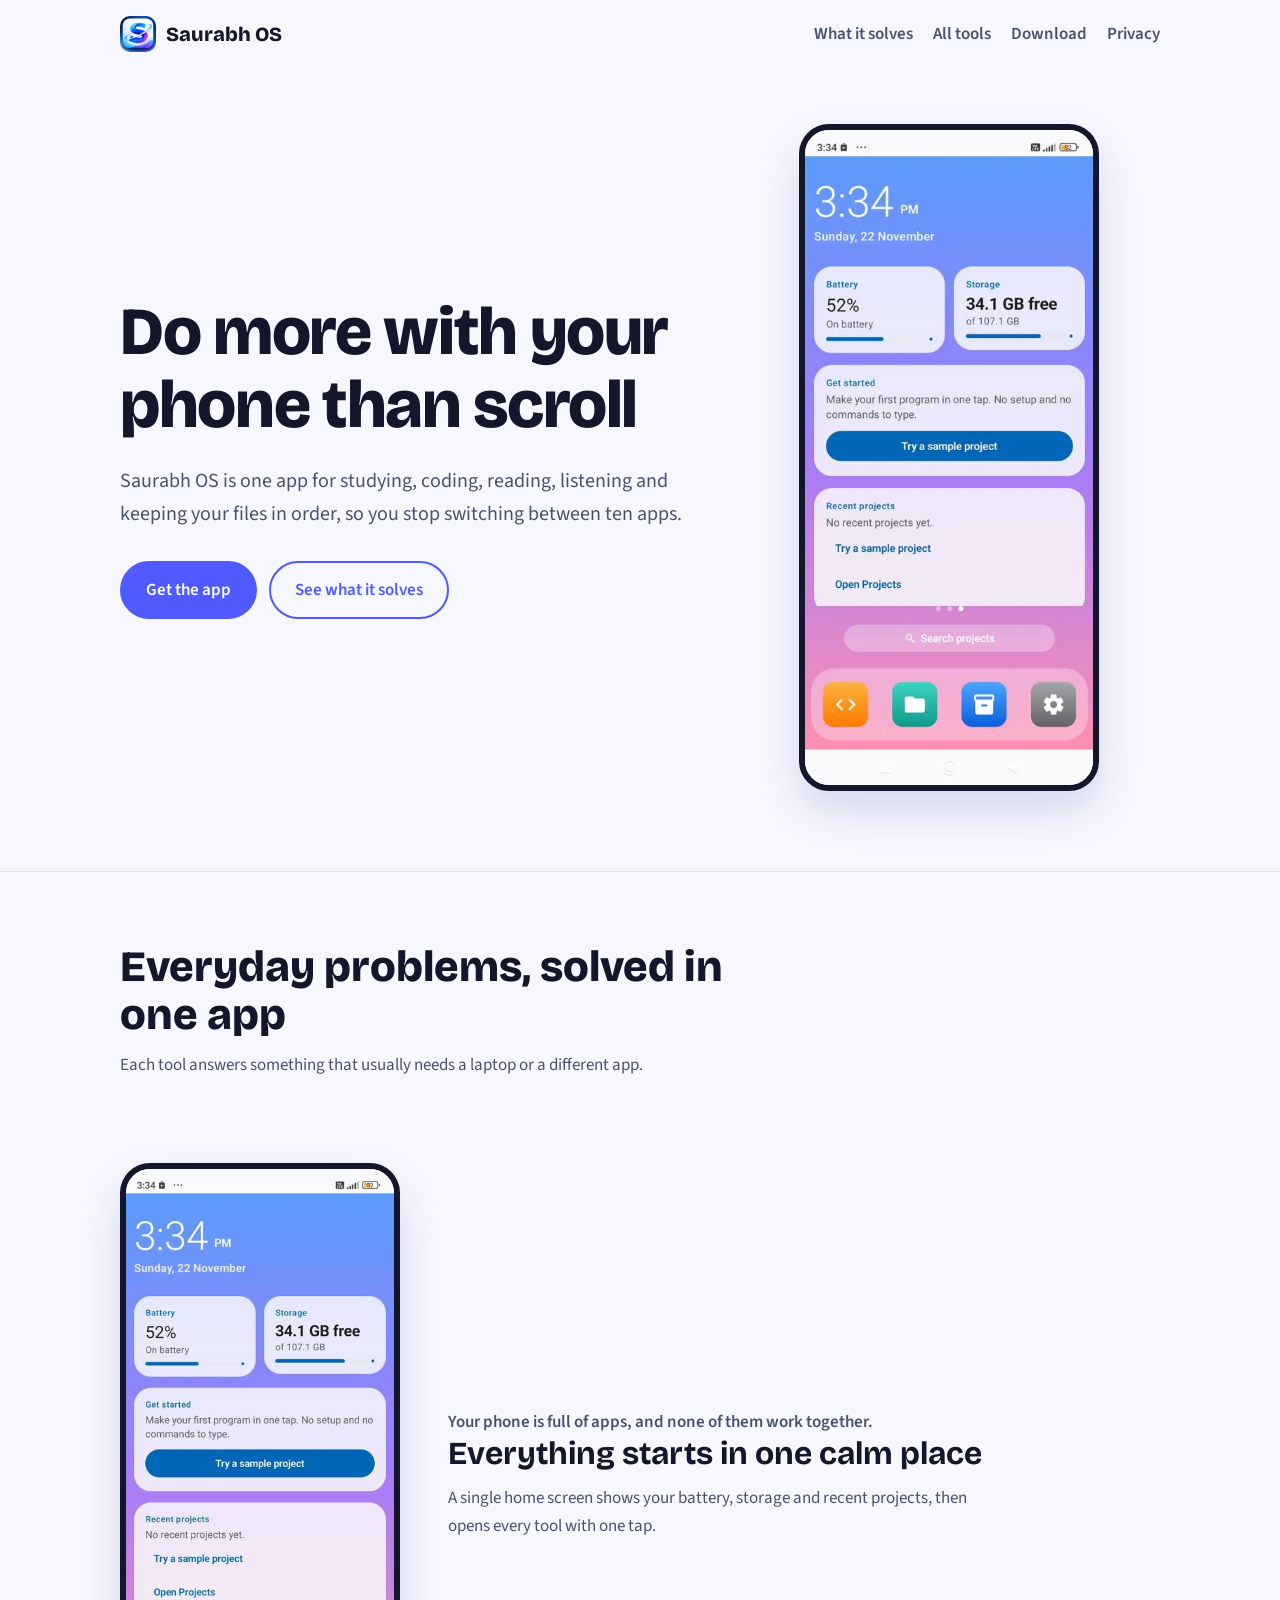
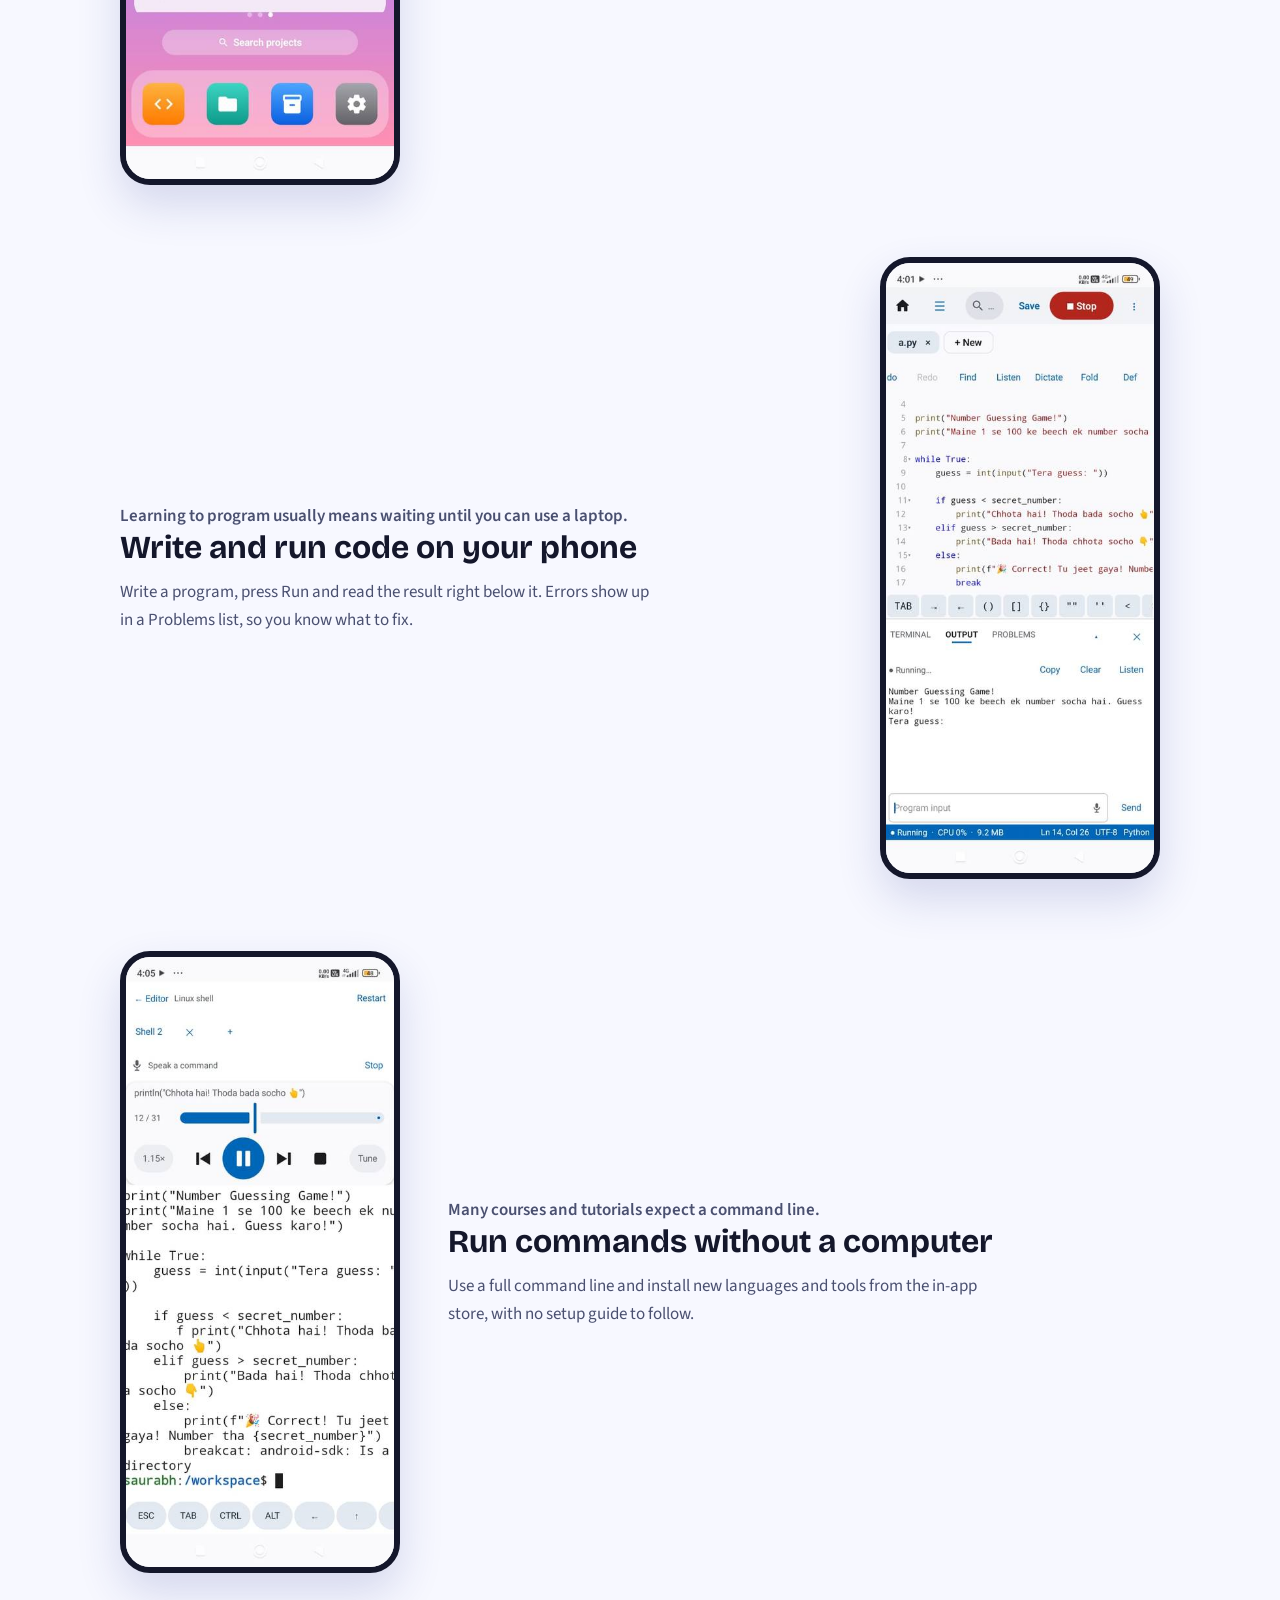
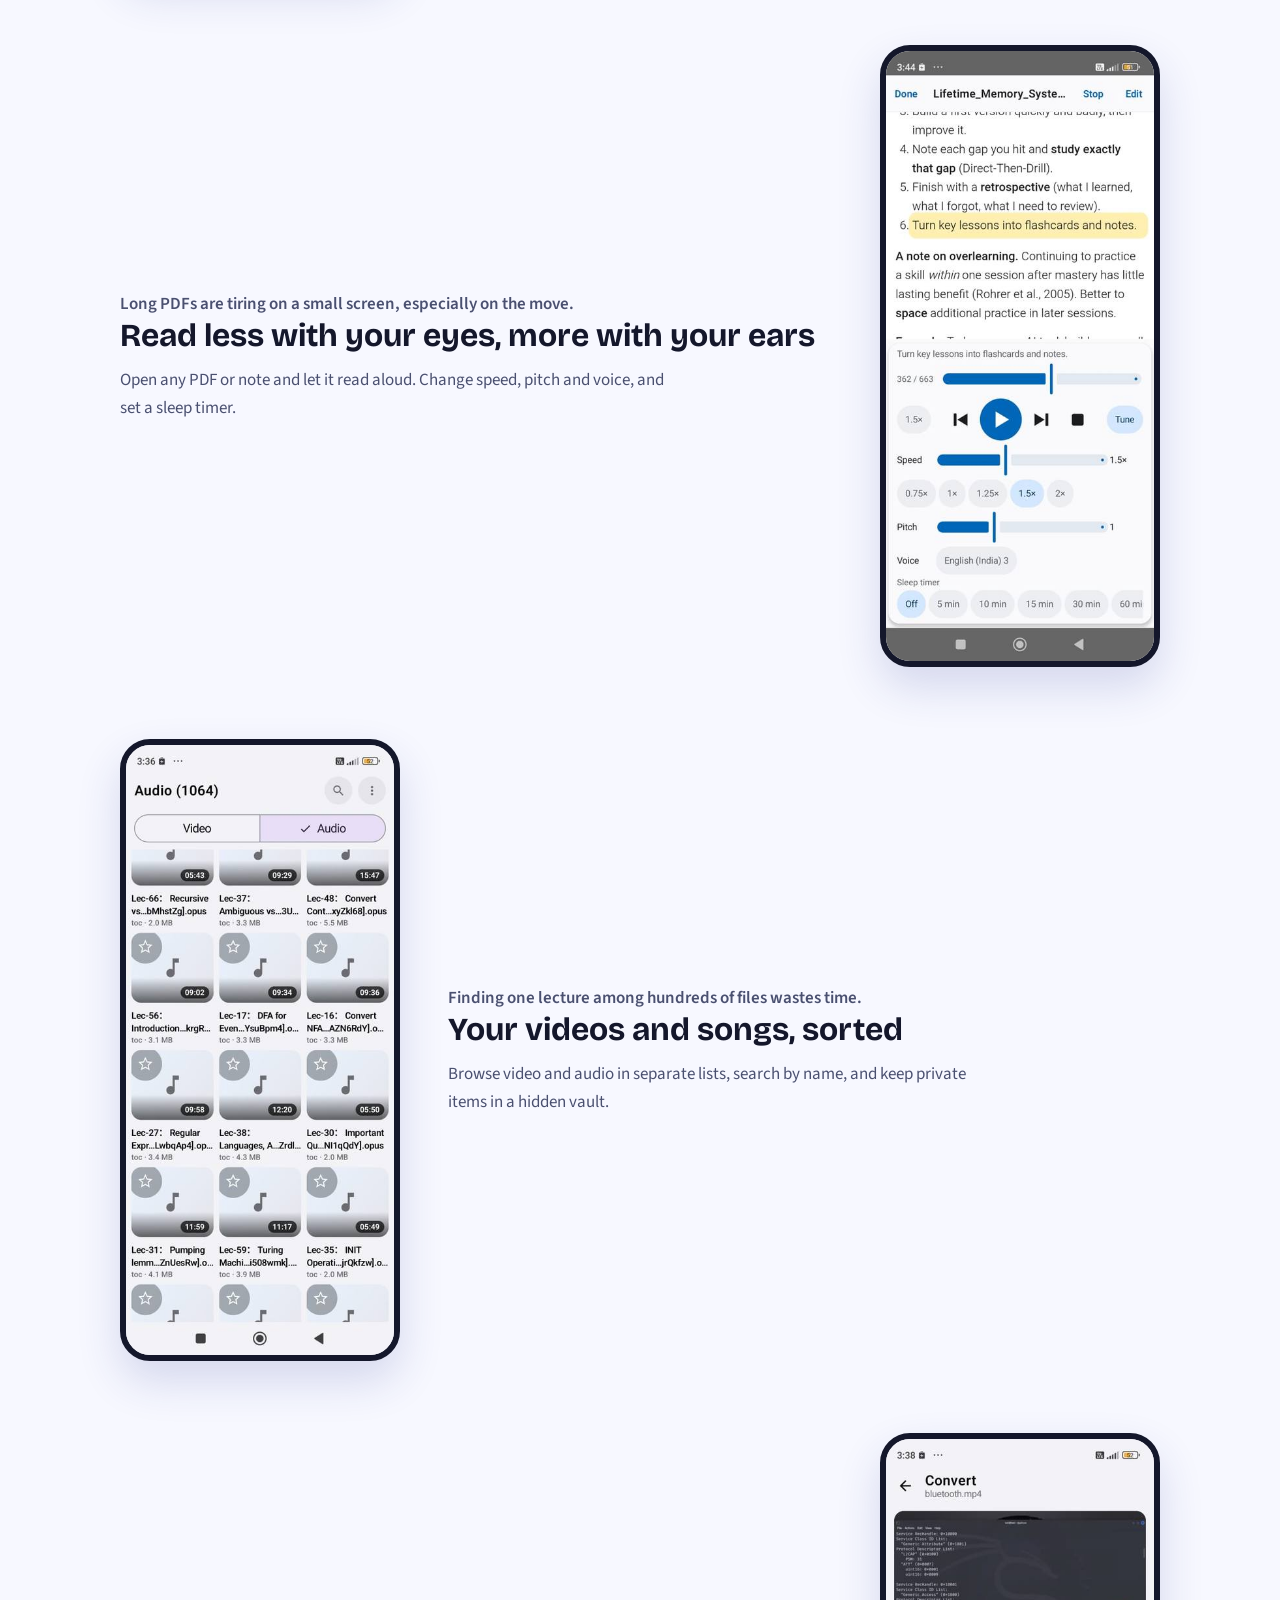
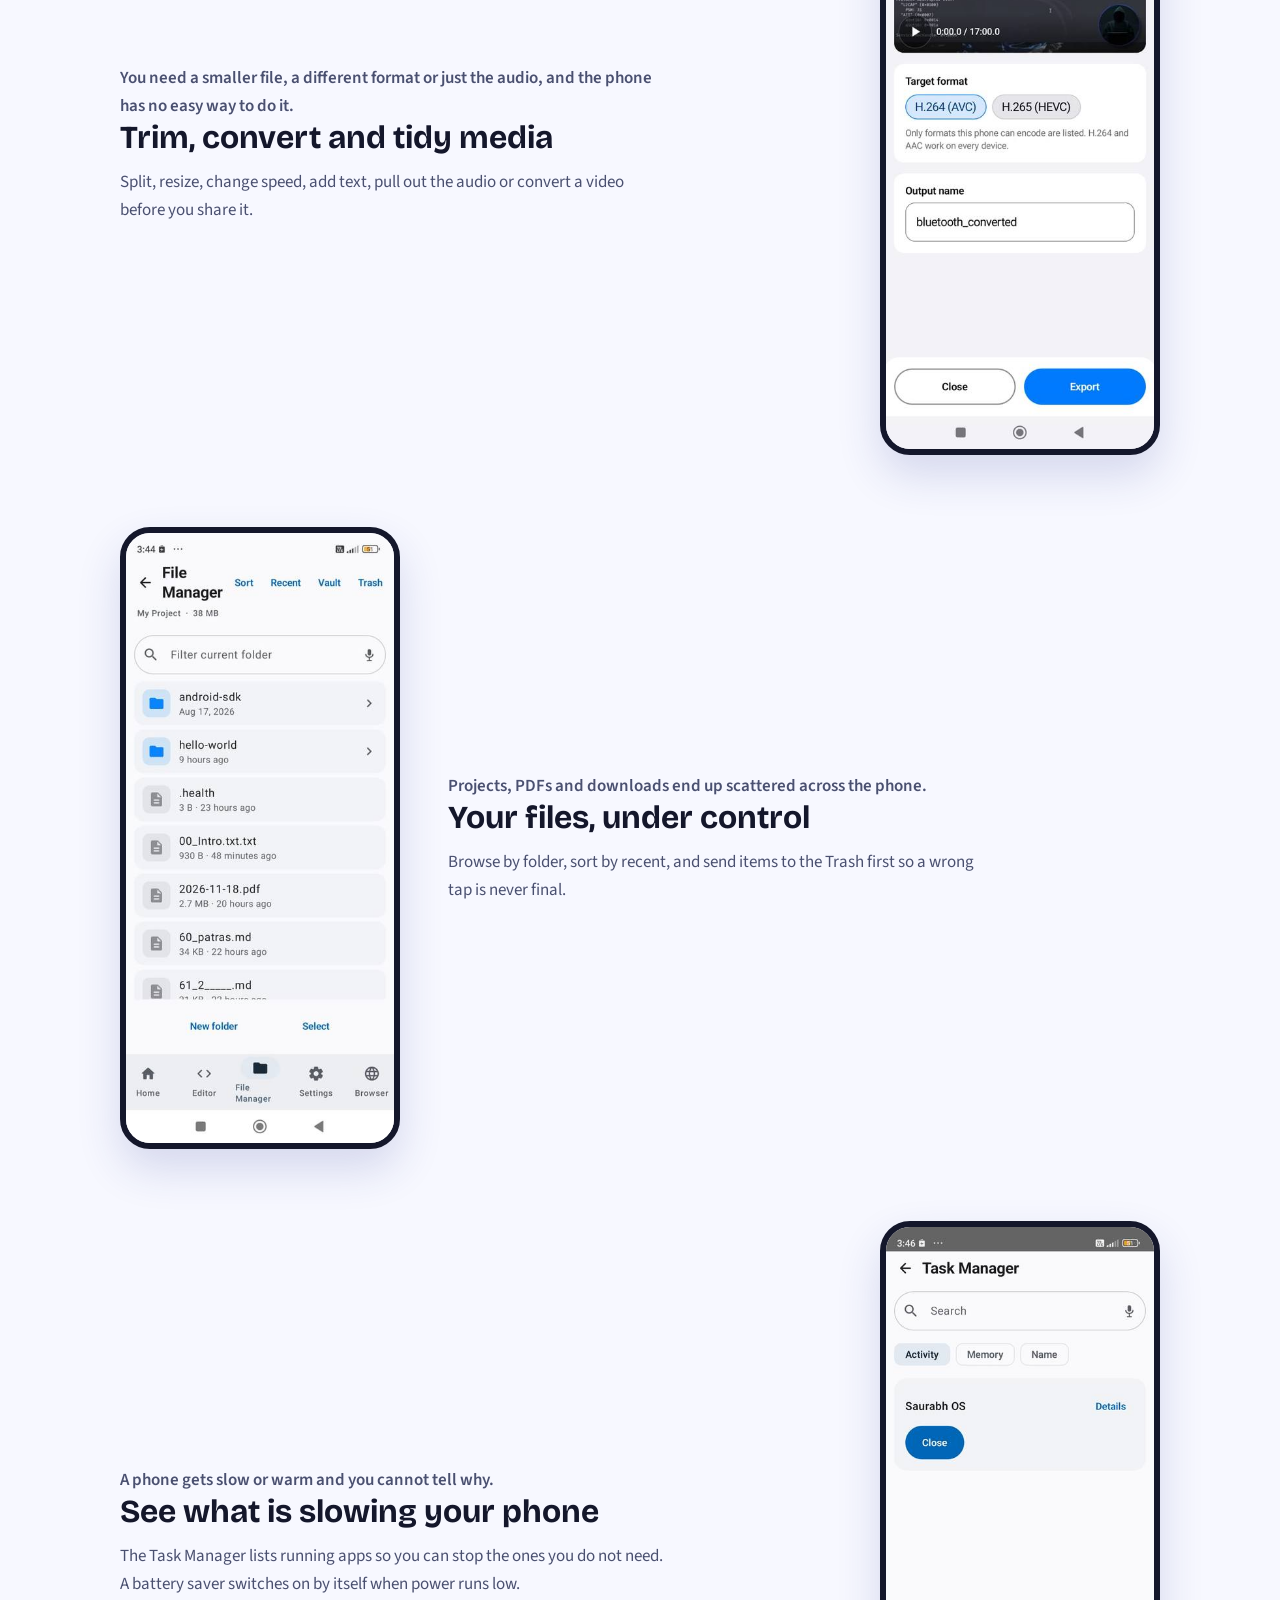
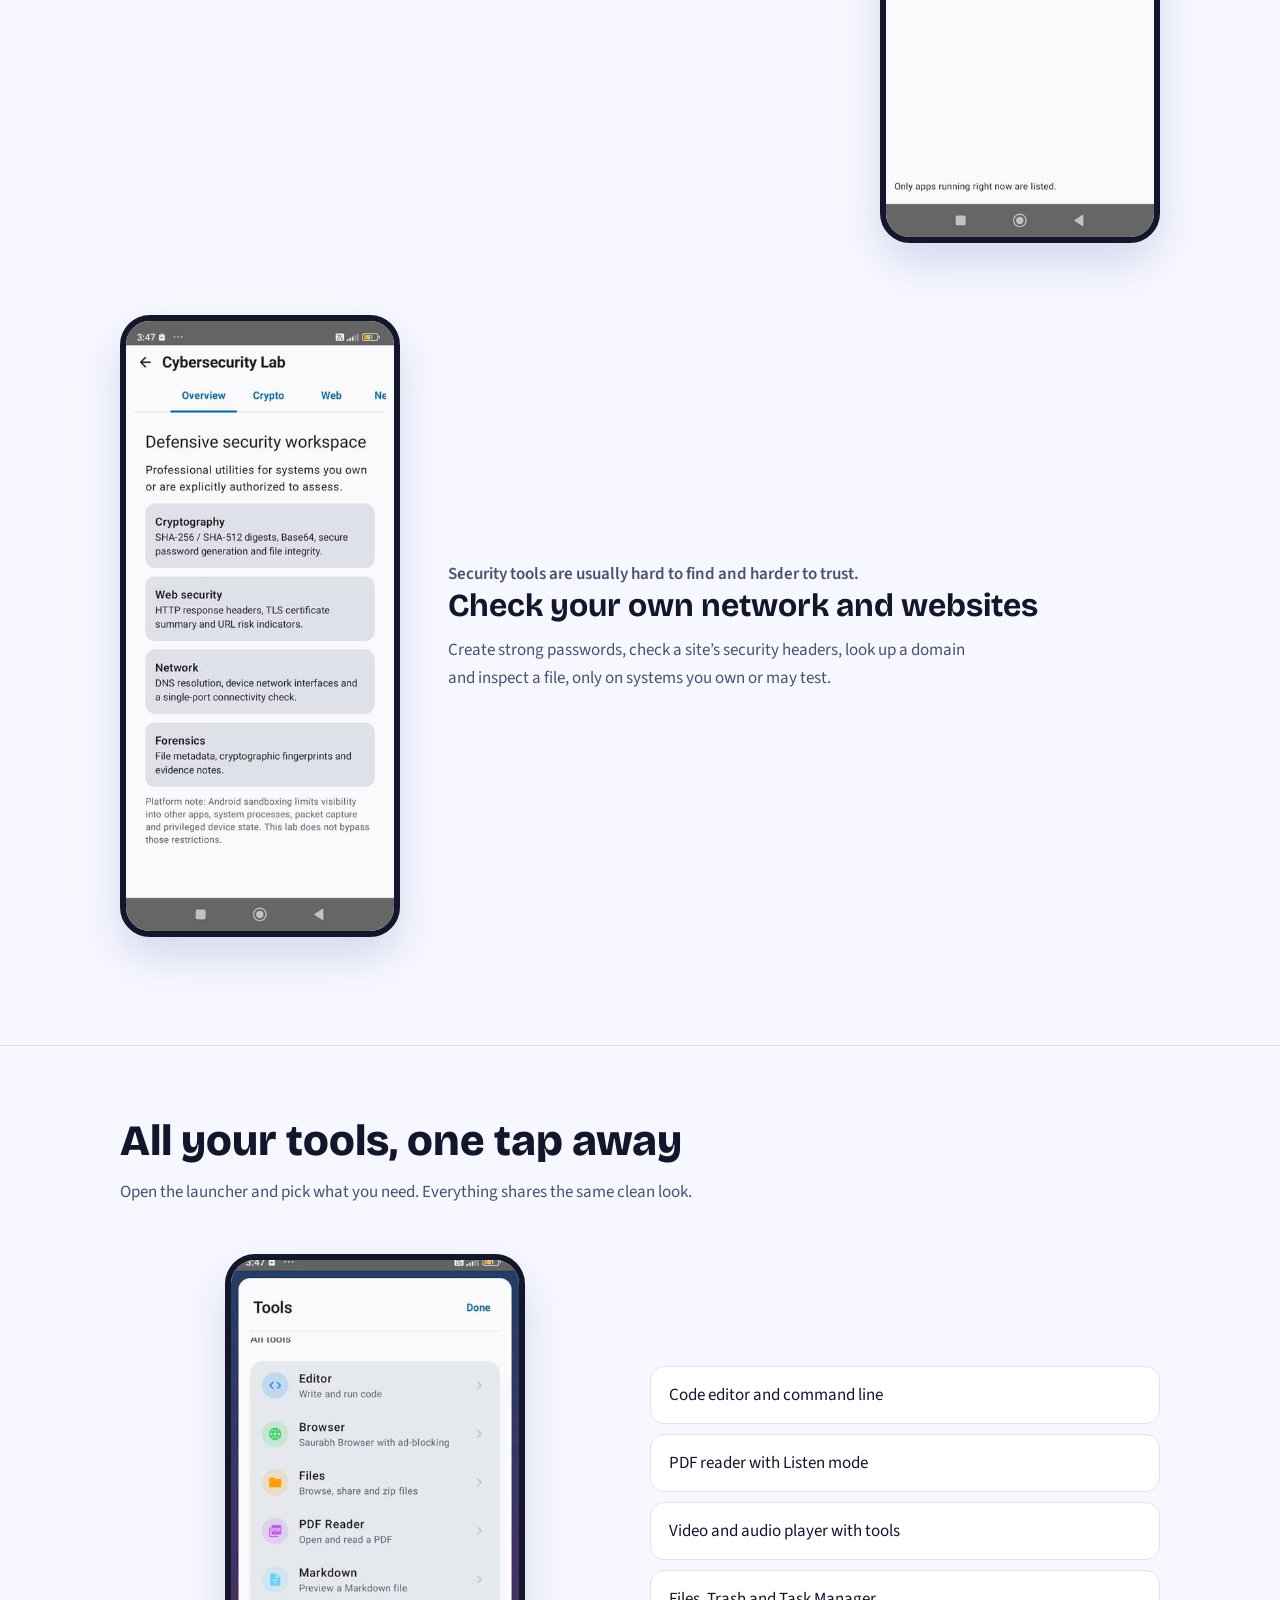
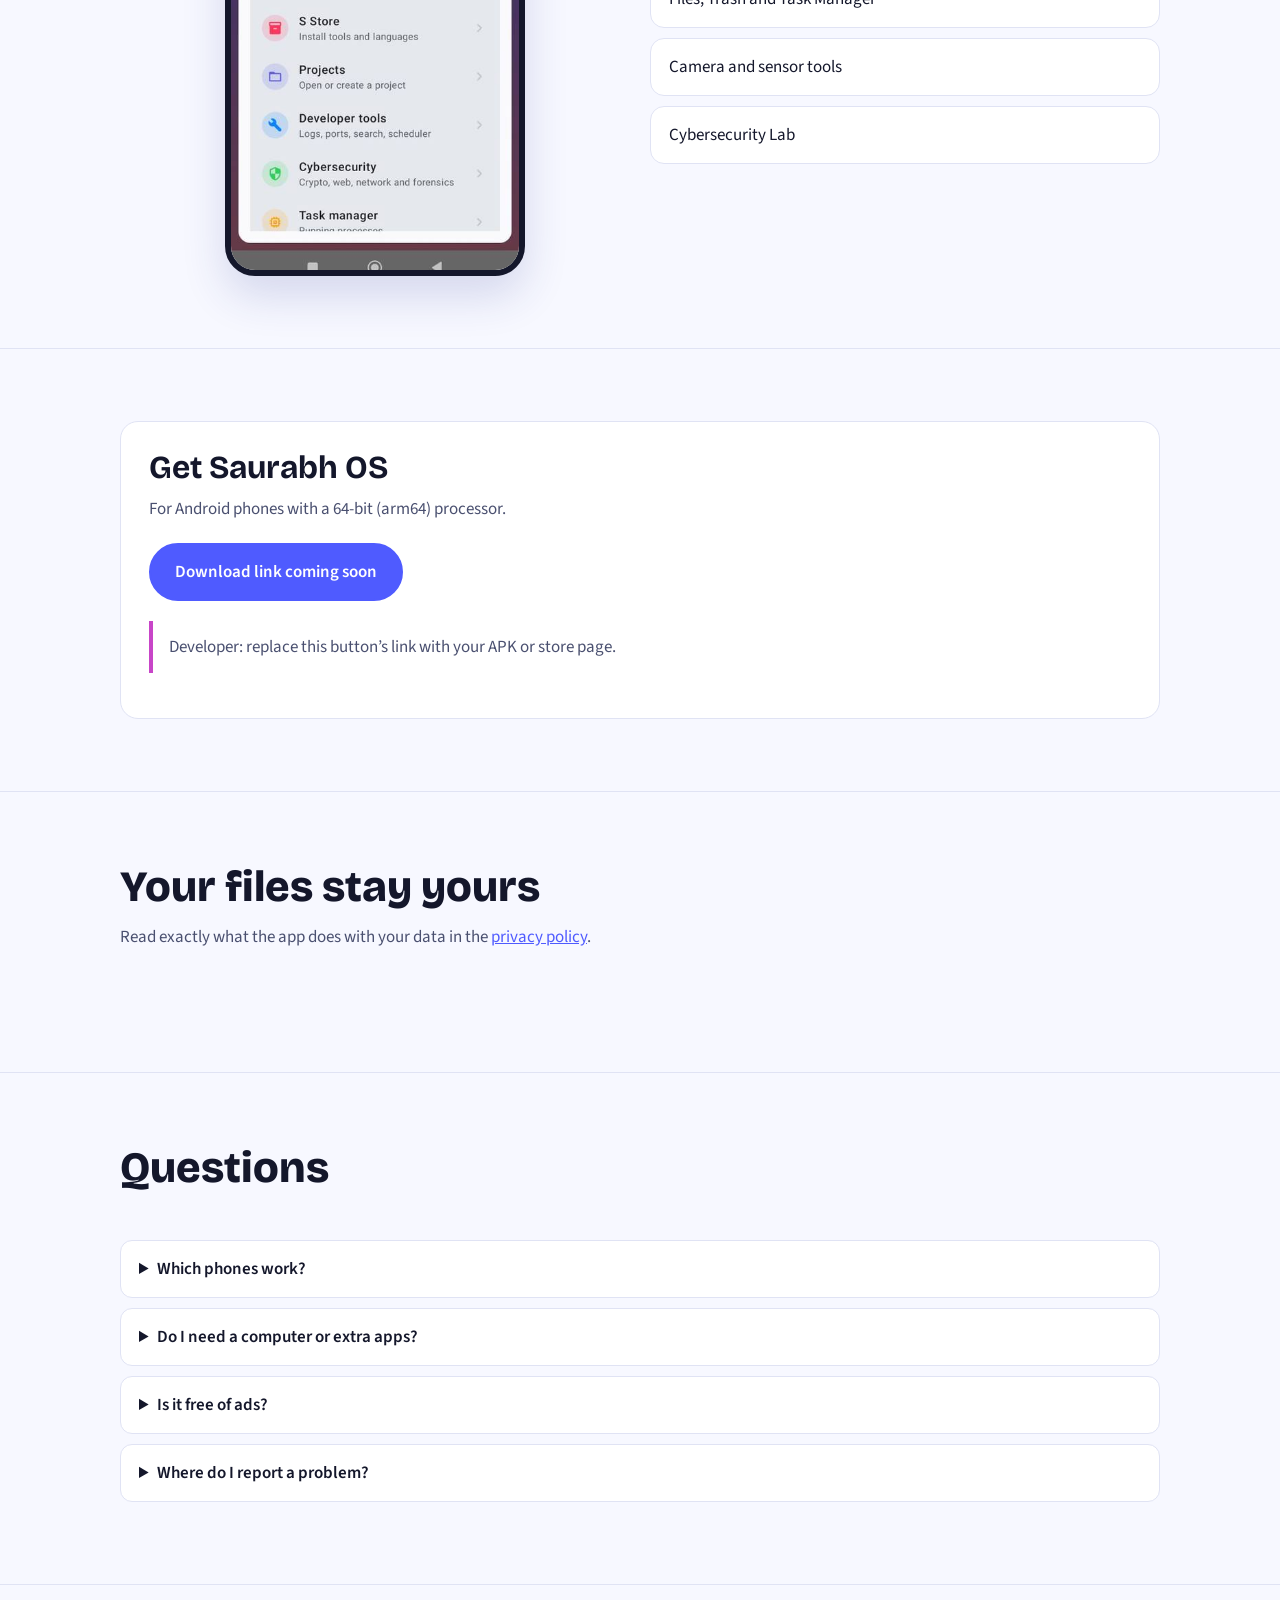
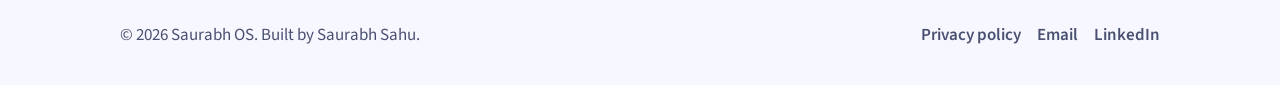
<file: index.html>
<!DOCTYPE html><html lang="en"><head><meta charset="utf-8"><meta name="viewport" content="width=device-width, initial-scale=1, viewport-fit=cover"><title>Saurabh OS: code, read, listen and stay organised on your phone</title><meta name="description" content="One Android app for writing code, reading PDFs aloud, playing and converting media, managing files and checking your security."><meta property="og:title" content="Saurabh OS: code, read, listen and stay organised on your phone"><meta property="og:description" content="One Android app for writing code, reading PDFs aloud, playing and converting media, managing files and checking your security."><link rel="icon" href="assets/logo.jpg"><link rel="preconnect" href="https://fonts.googleapis.com"><link rel="preconnect" href="https://fonts.gstatic.com" crossorigin><link href="https://fonts.googleapis.com/css2?family=Bricolage+Grotesque:wght@600;800&family=Source+Sans+3:wght@400;600&display=swap" rel="stylesheet"><link rel="stylesheet" href="styles.css"></head><body><a class="skip" href="#main">Skip to content</a><header><div class="wrap"><a class="logo" href="index.html"><img src="assets/logo.jpg" alt="" width="36" height="36">Saurabh OS</a><nav aria-label="Main"><a href="index.html#problems">What it solves</a><a href="index.html#everything">All tools</a><a href="index.html#download">Download</a><a href="privacy.html">Privacy</a></nav></div></header><main id="main"><div class="wrap"><div class="hero"><div><h1>Do more with your phone than scroll</h1><p>Saurabh OS is one app for studying, coding, reading, listening and keeping your files in order, so you stop switching between ten apps.</p><div class="cta"><a class="btn" href="#download">Get the app</a><a class="btn alt" href="#problems">See what it solves</a></div></div><img class="phone" src="assets/home.jpg" alt="Saurabh OS home screen" width="300" height="667"></div></div>
<section id="problems"><div class="wrap"><div class="intro"><h2>Everyday problems, solved in one app</h2><p>Each tool answers something that usually needs a laptop or a different app.</p></div><div class="row"><div class="txt"><p class="problem">Your phone is full of apps, and none of them work together.</p><h3>Everything starts in one calm place</h3><p>A single home screen shows your battery, storage and recent projects, then opens every tool with one tap.</p></div><img class="phone" src="assets/home.jpg" alt="Saurabh OS home screen" width="280" height="622" loading="lazy"></div><div class="row"><div class="txt"><p class="problem">Learning to program usually means waiting until you can use a laptop.</p><h3>Write and run code on your phone</h3><p>Write a program, press Run and read the result right below it. Errors show up in a Problems list, so you know what to fix.</p></div><img class="phone" src="assets/code.jpg" alt="Code editor running a Python script" width="280" height="622" loading="lazy"></div><div class="row"><div class="txt"><p class="problem">Many courses and tutorials expect a command line.</p><h3>Run commands without a computer</h3><p>Use a full command line and install new languages and tools from the in-app store, with no setup guide to follow.</p></div><img class="phone" src="assets/terminal.jpg" alt="Command line inside the app" width="280" height="622" loading="lazy"></div><div class="row"><div class="txt"><p class="problem">Long PDFs are tiring on a small screen, especially on the move.</p><h3>Read less with your eyes, more with your ears</h3><p>Open any PDF or note and let it read aloud. Change speed, pitch and voice, and set a sleep timer.</p></div><img class="phone" src="assets/reader.jpg" alt="Listen mode reading a document aloud" width="280" height="622" loading="lazy"></div><div class="row"><div class="txt"><p class="problem">Finding one lecture among hundreds of files wastes time.</p><h3>Your videos and songs, sorted</h3><p>Browse video and audio in separate lists, search by name, and keep private items in a hidden vault.</p></div><img class="phone" src="assets/media.jpg" alt="Audio library with search" width="280" height="622" loading="lazy"></div><div class="row"><div class="txt"><p class="problem">You need a smaller file, a different format or just the audio, and the phone has no easy way to do it.</p><h3>Trim, convert and tidy media</h3><p>Split, resize, change speed, add text, pull out the audio or convert a video before you share it.</p></div><img class="phone" src="assets/media2.jpg" alt="Video converter" width="280" height="622" loading="lazy"></div><div class="row"><div class="txt"><p class="problem">Projects, PDFs and downloads end up scattered across the phone.</p><h3>Your files, under control</h3><p>Browse by folder, sort by recent, and send items to the Trash first so a wrong tap is never final.</p></div><img class="phone" src="assets/files.jpg" alt="File Manager" width="280" height="622" loading="lazy"></div><div class="row"><div class="txt"><p class="problem">A phone gets slow or warm and you cannot tell why.</p><h3>See what is slowing your phone</h3><p>The Task Manager lists running apps so you can stop the ones you do not need. A battery saver switches on by itself when power runs low.</p></div><img class="phone" src="assets/tasks.jpg" alt="Task Manager" width="280" height="622" loading="lazy"></div><div class="row"><div class="txt"><p class="problem">Security tools are usually hard to find and harder to trust.</p><h3>Check your own network and websites</h3><p>Create strong passwords, check a site’s security headers, look up a domain and inspect a file, only on systems you own or may test.</p></div><img class="phone" src="assets/security.jpg" alt="Cybersecurity Lab" width="280" height="622" loading="lazy"></div></div></section>
<section id="everything"><div class="wrap"><div class="intro"><h2>All your tools, one tap away</h2><p>Open the launcher and pick what you need. Everything shares the same clean look.</p></div><div class="apps"><img class="phone" src="assets/tools.jpg" alt="Tools list" width="280" height="622" loading="lazy"><ul><li>Code editor and command line</li><li>PDF reader with Listen mode</li><li>Video and audio player with tools</li><li>Files, Trash and Task Manager</li><li>Camera and sensor tools</li><li>Cybersecurity Lab</li></ul></div></div></section>
<section id="download"><div class="wrap"><div class="card"><h2 style="font-size:2rem;margin-bottom:10px">Get Saurabh OS</h2><p style="color:var(--muted);margin:0 0 20px">For Android phones with a 64-bit (arm64) processor.</p><a class="btn" href="#download" aria-disabled="true">Download link coming soon</a><p class="note" style="margin-top:20px">Developer: replace this button’s link with your APK or store page.</p></div></div></section>
<section id="privacy"><div class="wrap"><div class="intro"><h2>Your files stay yours</h2><p>Read exactly what the app does with your data in the <a href="privacy.html">privacy policy</a>.</p></div></div></section>
<section id="faq"><div class="wrap"><div class="intro"><h2>Questions</h2></div><details><summary>Which phones work?</summary><p>Android phones with an arm64 processor.</p></details><details><summary>Do I need a computer or extra apps?</summary><p>No. Everything you see on this page is inside the one app.</p></details><details><summary>Is it free of ads?</summary><p>The current version contains no advertising or analytics services.</p></details><details><summary>Where do I report a problem?</summary><p>Email the address in the footer with the steps to repeat the problem.</p></details></div></section></main><footer><div class="wrap"><span>© 2026 Saurabh OS. Built by Saurabh Sahu.</span><nav aria-label="Footer"><a href="privacy.html">Privacy policy</a><a href="mailto:saurabhkrishnasahu01@gmail.com">Email</a><a href="https://www.linkedin.com/in/imsaurabhsahu">LinkedIn</a></nav></div></footer></body></html>
</file>
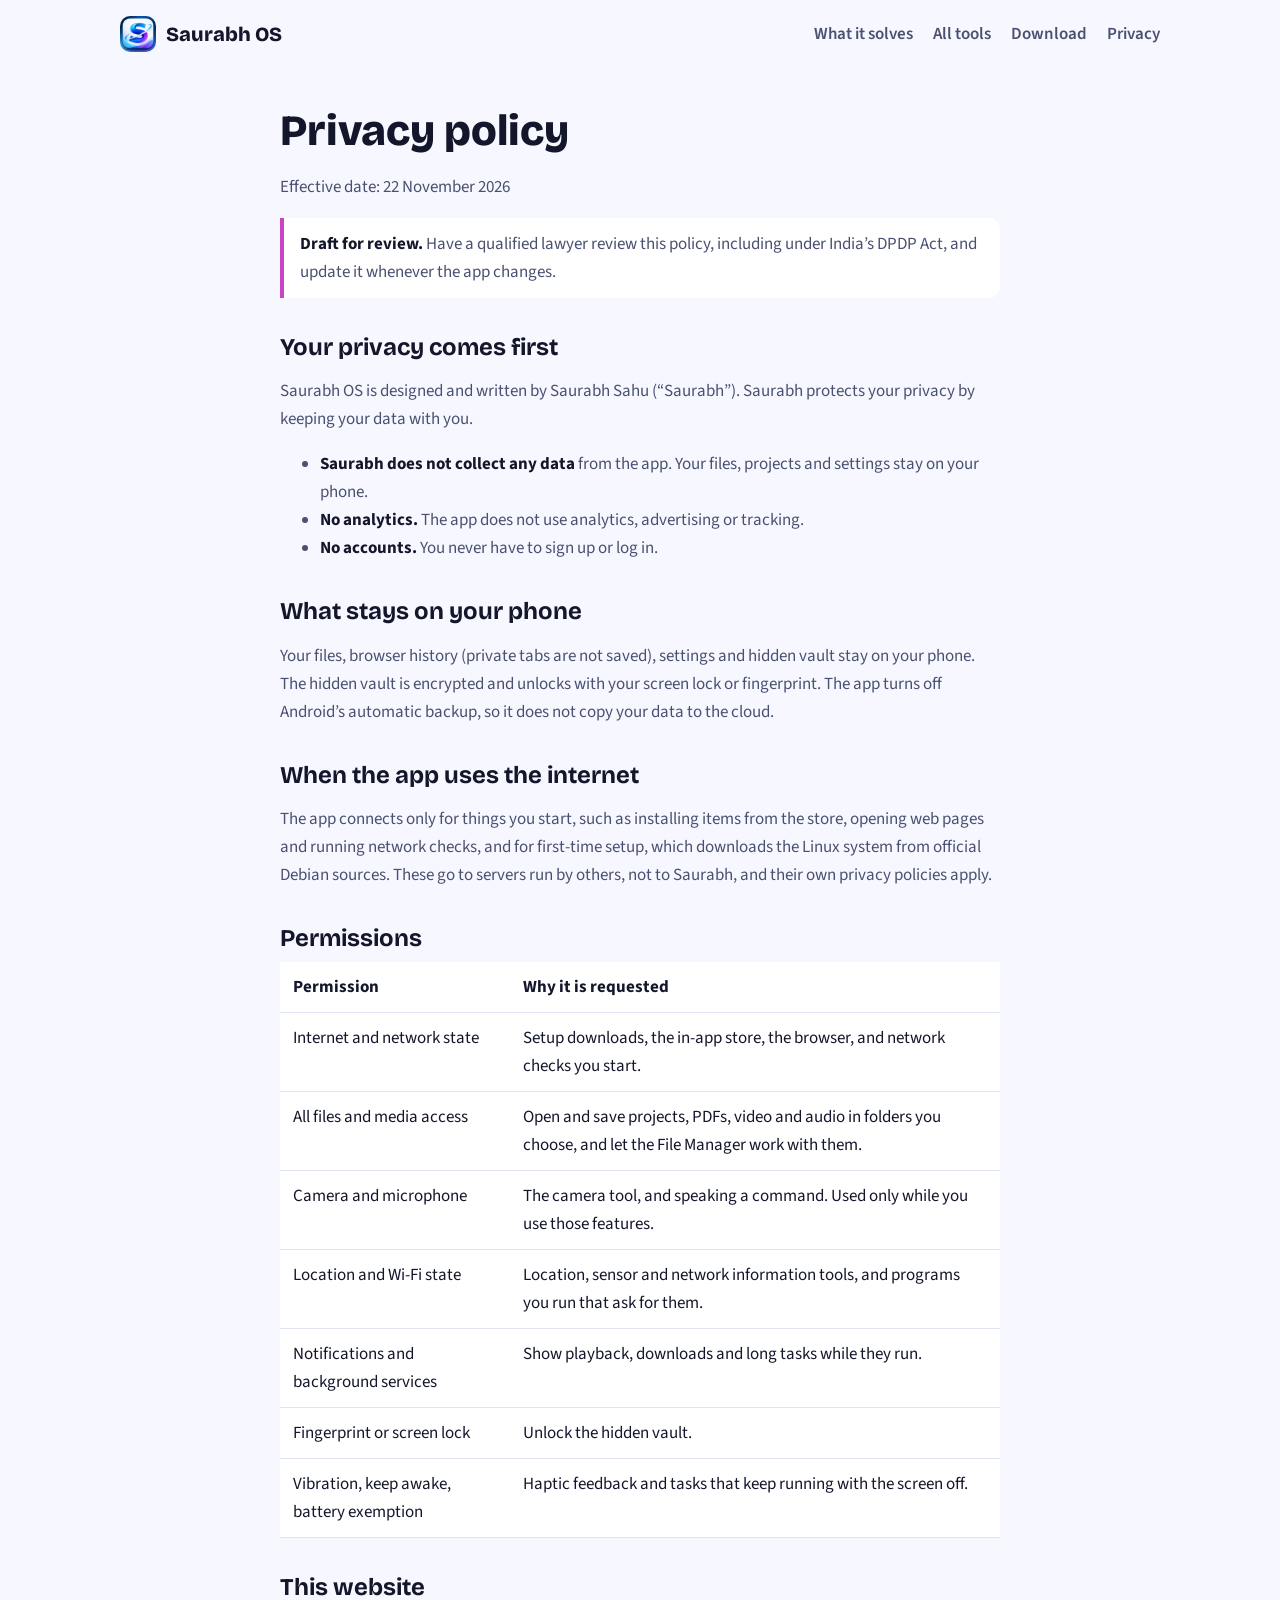
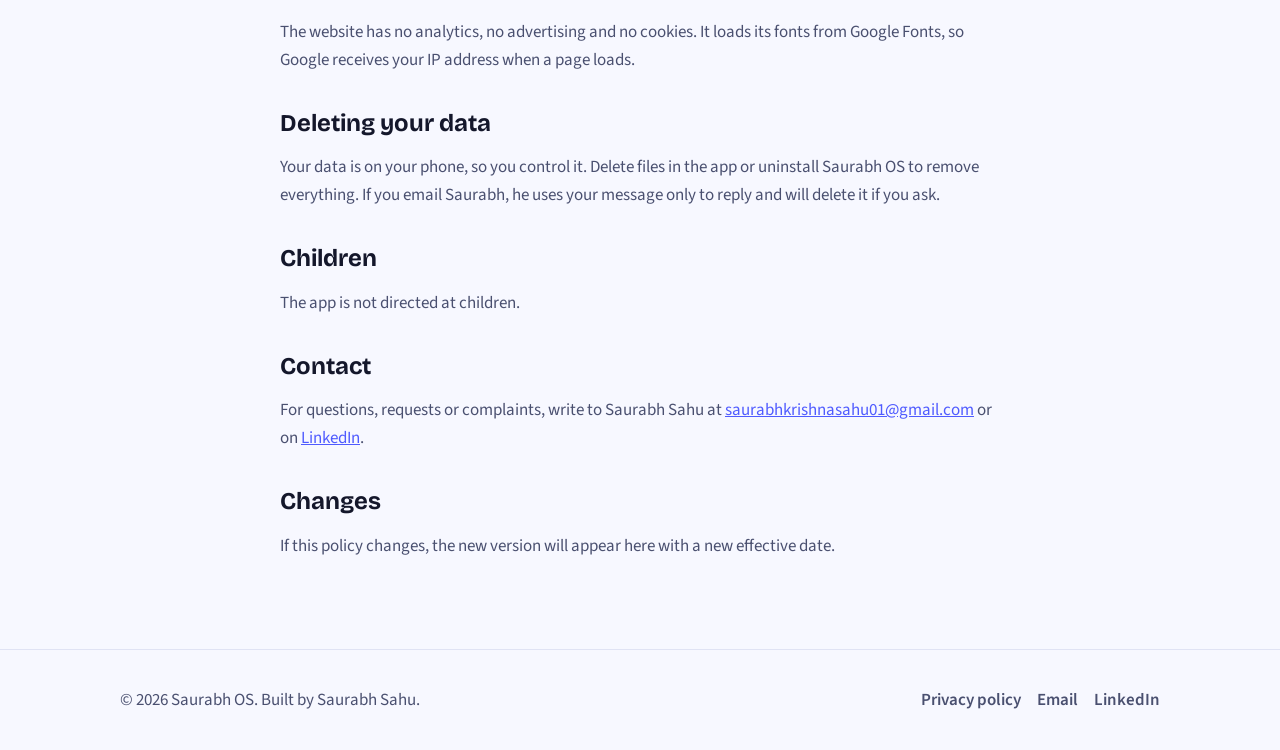
<file: privacy.html>
<!DOCTYPE html><html lang="en"><head><meta charset="utf-8"><meta name="viewport" content="width=device-width, initial-scale=1, viewport-fit=cover"><title>Privacy policy – Saurabh OS</title><meta name="description" content="How Saurabh OS handles your files, permissions and network requests."><meta property="og:title" content="Privacy policy – Saurabh OS"><meta property="og:description" content="How Saurabh OS handles your files, permissions and network requests."><link rel="icon" href="assets/logo.jpg"><link rel="preconnect" href="https://fonts.googleapis.com"><link rel="preconnect" href="https://fonts.gstatic.com" crossorigin><link href="https://fonts.googleapis.com/css2?family=Bricolage+Grotesque:wght@600;800&family=Source+Sans+3:wght@400;600&display=swap" rel="stylesheet"><link rel="stylesheet" href="styles.css"></head><body><a class="skip" href="#main">Skip to content</a><header><div class="wrap"><a class="logo" href="index.html"><img src="assets/logo.jpg" alt="" width="36" height="36">Saurabh OS</a><nav aria-label="Main"><a href="index.html#problems">What it solves</a><a href="index.html#everything">All tools</a><a href="index.html#download">Download</a><a href="privacy.html">Privacy</a></nav></div></header><main id="main" class="page"><h1>Privacy policy</h1><p>Effective date: 22 November 2026</p>
<p class="note"><strong>Draft for review.</strong> Have a qualified lawyer review this policy, including under India’s DPDP Act, and update it whenever the app changes.</p>
<h2>Your privacy comes first</h2><p>Saurabh OS is designed and written by Saurabh Sahu (“Saurabh”). Saurabh protects your privacy by keeping your data with you.</p>
<ul><li><strong>Saurabh does not collect any data</strong> from the app. Your files, projects and settings stay on your phone.</li><li><strong>No analytics.</strong> The app does not use analytics, advertising or tracking.</li><li><strong>No accounts.</strong> You never have to sign up or log in.</li></ul>
<h2>What stays on your phone</h2><p>Your files, browser history (private tabs are not saved), settings and hidden vault stay on your phone. The hidden vault is encrypted and unlocks with your screen lock or fingerprint. The app turns off Android’s automatic backup, so it does not copy your data to the cloud.</p>
<h2>When the app uses the internet</h2><p>The app connects only for things you start, such as installing items from the store, opening web pages and running network checks, and for first-time setup, which downloads the Linux system from official Debian sources. These go to servers run by others, not to Saurabh, and their own privacy policies apply.</p>
<h2>Permissions</h2><div class="tw"><table><thead><tr><th>Permission</th><th>Why it is requested</th></tr></thead><tbody><tr><td>Internet and network state</td><td>Setup downloads, the in-app store, the browser, and network checks you start.</td></tr>
<tr><td>All files and media access</td><td>Open and save projects, PDFs, video and audio in folders you choose, and let the File Manager work with them.</td></tr>
<tr><td>Camera and microphone</td><td>The camera tool, and speaking a command. Used only while you use those features.</td></tr>
<tr><td>Location and Wi-Fi state</td><td>Location, sensor and network information tools, and programs you run that ask for them.</td></tr>
<tr><td>Notifications and background services</td><td>Show playback, downloads and long tasks while they run.</td></tr>
<tr><td>Fingerprint or screen lock</td><td>Unlock the hidden vault.</td></tr>
<tr><td>Vibration, keep awake, battery exemption</td><td>Haptic feedback and tasks that keep running with the screen off.</td></tr></tbody></table></div>
<h2>This website</h2><p>The website has no analytics, no advertising and no cookies. It loads its fonts from Google Fonts, so Google receives your IP address when a page loads.</p>
<h2>Deleting your data</h2><p>Your data is on your phone, so you control it. Delete files in the app or uninstall Saurabh OS to remove everything. If you email Saurabh, he uses your message only to reply and will delete it if you ask.</p>
<h2>Children</h2><p>The app is not directed at children.</p>
<h2>Contact</h2><p>For questions, requests or complaints, write to Saurabh Sahu at <a href="mailto:saurabhkrishnasahu01@gmail.com">saurabhkrishnasahu01@gmail.com</a> or on <a href="https://www.linkedin.com/in/imsaurabhsahu">LinkedIn</a>.</p>
<h2>Changes</h2><p>If this policy changes, the new version will appear here with a new effective date.</p></main><footer><div class="wrap"><span>© 2026 Saurabh OS. Built by Saurabh Sahu.</span><nav aria-label="Footer"><a href="privacy.html">Privacy policy</a><a href="mailto:saurabhkrishnasahu01@gmail.com">Email</a><a href="https://www.linkedin.com/in/imsaurabhsahu">LinkedIn</a></nav></div></footer></body></html>
</file>
<file: styles.css>
:root{--bg:#f7f8ff;--surface:#fff;--ink:#14172b;--muted:#4a5070;--line:#e0e3f4;--brand:#4f5bff;--brand-ink:#fff;--accent:#c845c8;--shadow:0 20px 44px rgba(40,50,140,.16);--head:"Bricolage Grotesque",system-ui,sans-serif;--body:"Source Sans 3",system-ui,sans-serif;box-sizing:border-box;padding-top:env(safe-area-inset-top,0);padding-bottom:env(safe-area-inset-bottom,0)}
@media(prefers-color-scheme:dark){:root{--bg:#0f1224;--surface:#181c36;--ink:#eef0ff;--muted:#a9afd4;--line:#2a2f57;--brand:#8b95ff;--brand-ink:#0f1224;--shadow:0 20px 44px rgba(0,0,0,.5)}}
*,*::before,*::after{box-sizing:border-box}html{scroll-behavior:smooth}
body{margin:0;background:var(--bg);color:var(--ink);font:400 1.0625rem/1.65 var(--body)}
h1,h2,h3{font-family:var(--head);line-height:1.1;margin:0}
a{color:var(--brand)}:focus-visible{outline:3px solid var(--accent);outline-offset:3px}
.wrap{max-width:1080px;margin:0 auto;padding:0 20px}
.skip{position:absolute;left:-999px}.skip:focus{left:12px;top:12px;background:var(--surface);padding:8px 12px;z-index:9}
header{padding:16px 0}header .wrap{display:flex;align-items:center;justify-content:space-between;gap:12px;flex-wrap:wrap}
.logo{display:flex;align-items:center;gap:10px;font:800 1.25rem var(--head);color:var(--ink);text-decoration:none}.logo img{width:36px;height:36px;border-radius:10px}
nav{display:flex;gap:20px;flex-wrap:wrap}nav a{color:var(--muted);text-decoration:none;font-weight:600}nav a:hover{color:var(--brand)}
.btn{display:inline-block;padding:13px 24px;border-radius:999px;background:var(--brand);color:var(--brand-ink);font-weight:600;text-decoration:none;border:2px solid var(--brand)}.btn.alt{background:transparent;color:var(--brand)}
.hero{display:grid;grid-template-columns:1.15fr .85fr;gap:48px;align-items:center;padding:56px 0 80px}
.hero h1{font-size:clamp(2.4rem,6vw,4.2rem);font-weight:800;letter-spacing:-.02em}
.hero p{font-size:1.25rem;color:var(--muted);max-width:32em;margin:22px 0 30px}.cta{display:flex;gap:12px;flex-wrap:wrap}
.phone{width:100%;max-width:300px;aspect-ratio:9/20;object-fit:cover;border-radius:30px;border:6px solid var(--ink);box-shadow:var(--shadow);display:block;margin:0 auto;background:var(--surface)}
section{padding:72px 0;border-top:1px solid var(--line)}
.intro{max-width:36em;margin-bottom:48px}.intro h2,.page h1{font-size:clamp(1.9rem,4vw,2.7rem);font-weight:800}.intro p{color:var(--muted);margin:12px 0 0}
.row{display:grid;grid-template-columns:1fr 280px;gap:48px;align-items:center;padding:36px 0}.row:nth-child(even){grid-template-columns:280px 1fr}.row:nth-child(even) .txt{order:2}
.row .phone{max-width:280px}
.problem{color:var(--accent);font-weight:600;margin:0 0 8px}.row h3{font-size:clamp(1.5rem,3vw,2rem);margin-bottom:12px}.row p{margin:0;color:var(--muted);max-width:32em}
.apps{display:grid;grid-template-columns:repeat(auto-fit,minmax(260px,1fr));gap:20px;align-items:center}
.apps ul{margin:0;padding:0;list-style:none;display:grid;gap:10px}.apps li{background:var(--surface);border:1px solid var(--line);border-radius:14px;padding:14px 18px}
.card{background:var(--surface);border:1px solid var(--line);border-radius:18px;padding:28px}
details{background:var(--surface);border:1px solid var(--line);border-radius:12px;padding:14px 18px;margin-bottom:10px}summary{cursor:pointer;font-weight:600}details p{margin:10px 0 0;color:var(--muted)}
.note{border-left:4px solid var(--accent);background:var(--surface);padding:12px 16px;border-radius:0 12px 12px 0;color:var(--muted)}
.page{max-width:760px;padding:40px 20px 72px;margin:0 auto}.page h2{font-size:1.5rem;margin:36px 0 10px}.page p,.page li{color:var(--muted)}.page strong{color:var(--ink)}
.tw{overflow-x:auto}table{width:100%;border-collapse:collapse;background:var(--surface)}th,td{text-align:left;padding:11px 13px;border-bottom:1px solid var(--line);vertical-align:top}
footer{padding:36px 0;border-top:1px solid var(--line);color:var(--muted)}footer .wrap{display:flex;justify-content:space-between;gap:14px;flex-wrap:wrap}footer nav{gap:16px}
@media(max-width:820px){.hero,.row,.row:nth-child(even){grid-template-columns:1fr;gap:28px}.row:nth-child(even) .txt{order:0}.hero{padding-top:24px}}
@media(prefers-reduced-motion:reduce){html{scroll-behavior:auto}}
</file>
